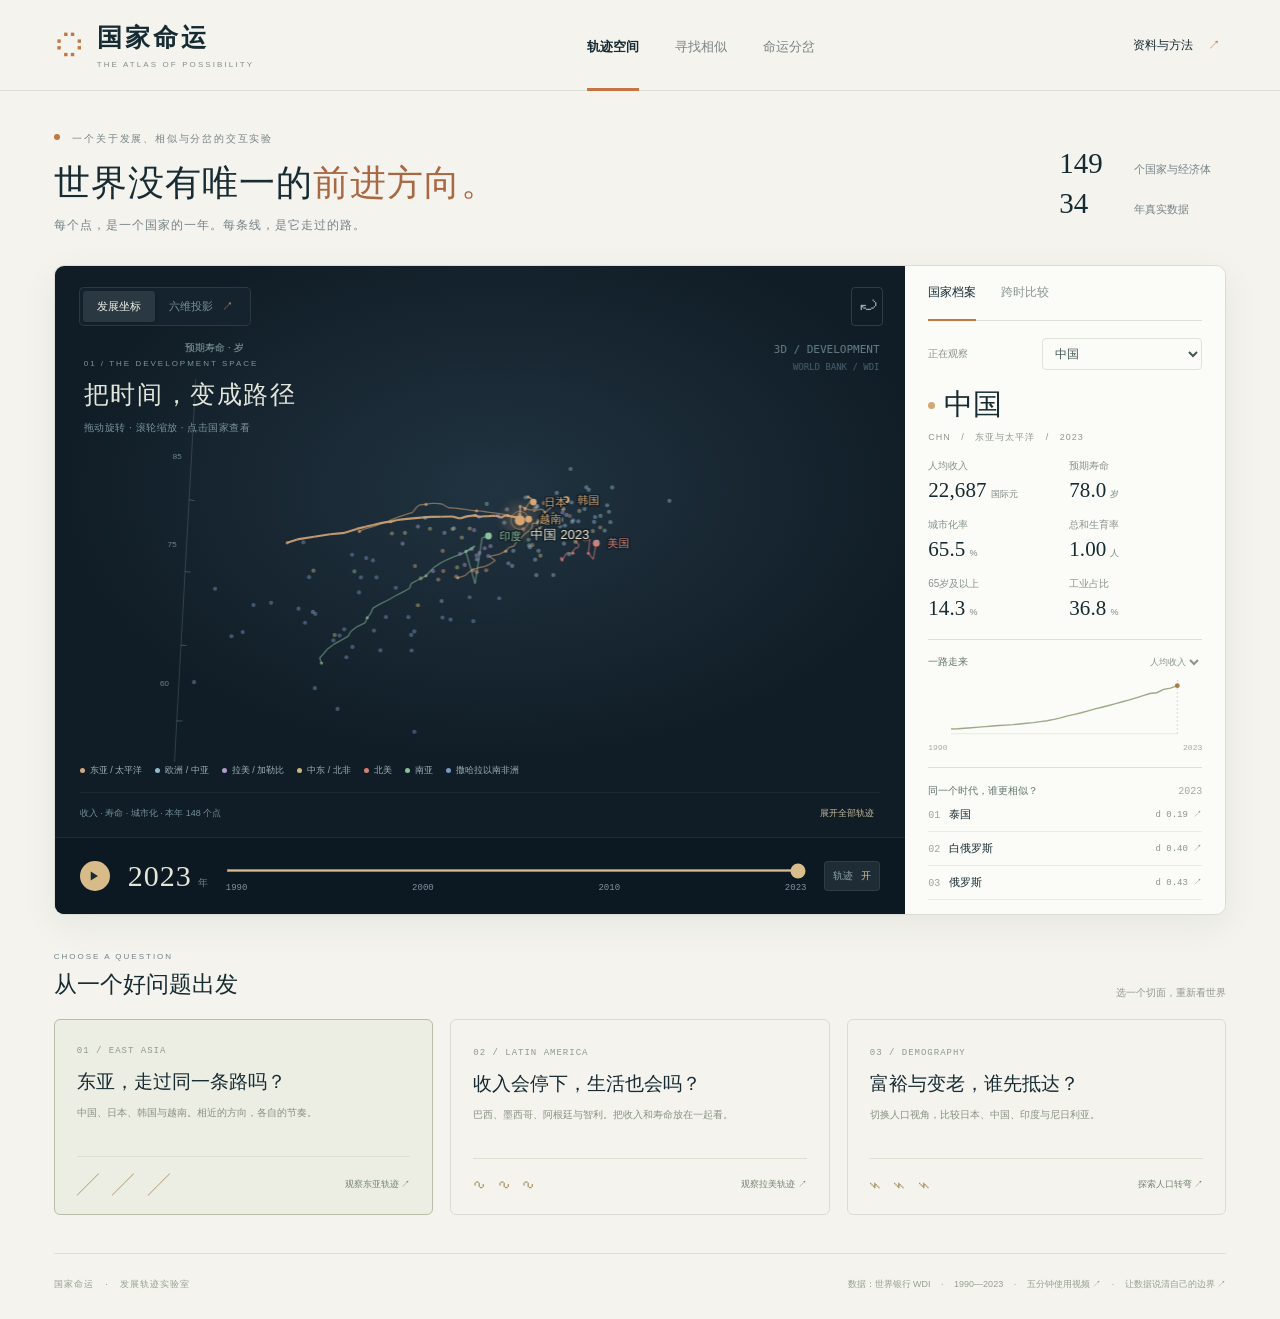
<file: index.html>
<!doctype html>
<html lang="zh-CN"><head><meta charset="UTF-8"><meta name="viewport" content="width=device-width, initial-scale=1"><meta name="theme-color" content="#101b24"><meta name="description" content="让国家成为一条轨迹。用世界银行真实数据，探索1990—2023年的发展、相似与分岔。"><title>国家命运 · 发展轨迹实验室</title><link rel="stylesheet" href="style.css"></head>
<body>
<header class="header"><a class="brand" href="./" aria-label="国家命运首页"><span class="mark">◌</span><span>国家命运<small>THE ATLAS OF POSSIBILITY</small></span></a><nav aria-label="主要功能"><button class="nav active" data-view="space">轨迹空间</button><button class="nav" data-view="twins">寻找相似</button><button class="nav" data-view="fork">命运分岔</button></nav><button id="methodBtn" class="quiet method-btn">资料与方法 <span>↗</span></button></header>
<main>
<section class="intro"><div><div class="eyebrow"><span class="live-dot"></span> 一个关于发展、相似与分岔的交互实验</div><h1>世界没有唯一的<span>前进方向。</span></h1><p>每个点，是一个国家的一年。每条线，是它走过的路。</p></div><div class="intro-stat"><strong id="countryCount">—</strong><span>个国家与经济体</span><i></i><strong>34</strong><span>年真实数据</span></div></section>
<div class="workspace">
<section class="scene-panel" aria-label="国家发展三维可视化">
<div class="scene-top"><div class="segmented" id="projection"><button class="active" data-mode="axes">发展坐标</button><button data-mode="pca">六维投影 <span>↗</span></button></div><button id="resetCamera" class="icon-button" title="重置视角" aria-label="重置视角">⤾</button></div>
<div class="scene-heading"><div id="sceneKicker" class="eyebrow">01 / THE DEVELOPMENT SPACE</div><h2 id="sceneTitle">把时间，变成路径</h2><p id="sceneSubtitle">拖动旋转 · 滚轮缩放 · 点击国家查看</p></div>
<div id="canvasWrap"><canvas id="scene" aria-label="三维国家轨迹，亦可使用右侧国家列表查看数据" tabindex="0"></canvas><div id="tooltip" role="status"></div><div id="loading">正在展开世界的发展轨迹…</div></div>
<div class="scene-bottom"><div id="legend" class="legend"></div><div class="scene-notice"><span id="spaceNote">横轴 收入 · 纵轴 寿命 · 纵深 城市化</span><button id="allToggle">展开全部轨迹</button></div></div>
<div class="timebar"><button id="play" class="play" aria-label="播放时间">▶</button><div class="year-display"><b id="yearDisplay">2023</b><span>年</span></div><div class="slider-wrap"><input id="year" type="range" min="1990" max="2023" value="2023" step="1" aria-label="选择年份"><div class="ticks"><span>1990</span><span>2000</span><span>2010</span><span>2023</span></div></div><button id="trailToggle" class="trail-toggle active">轨迹 <span>开</span></button></div>
</section>
<aside class="sidebar">
<div class="side-tabs"><button class="active" data-tab="profile">国家档案</button><button data-tab="compare">跨时比较</button></div>
<div class="country-selector"><label for="country">正在观察</label><select id="country" aria-label="选择国家"></select></div>
<div id="profile"></div>
<div id="profileView"><div class="metric-grid" id="metrics"></div><div class="spark-section"><div class="section-label">一路走来 <select id="sparkMetric" aria-label="折线图指标"><option value="0">人均收入</option><option value="1">预期寿命</option><option value="2">城市化率</option><option value="3">生育率</option><option value="4">老龄化率</option><option value="5">工业占比</option></select></div><svg id="sparkline" viewBox="0 0 300 86" role="img" aria-label="所选指标1990至2023年趋势"></svg><div class="spark-labels"><span>1990</span><span>2023</span></div></div><div class="side-section"><div class="section-label">同一个时代，谁更相似？<span id="nearestYear">2023</span></div><div id="nearest"></div></div></div>
<div id="compareView" hidden><p class="small-desc">把不同年代放在一起。用六个维度，寻找另一个时空的相似状态。</p><div class="compare-picker"><select id="compareCountry" aria-label="比较国家"></select><select id="compareYear" aria-label="比较年份"></select></div><div id="comparison"></div></div>
<button id="findTwin" class="primary">寻找另一个年代的自己 <span>↗</span></button>
</aside>
</div>
<section class="discovery"><div class="section-heading"><div><div class="eyebrow">CHOOSE A QUESTION</div><h2>从一个好问题出发</h2></div><span>选一个切面，重新看世界</span></div><div class="story-grid">
<button class="story active" data-story="east"><span class="story-num">01 / EAST ASIA</span><h3>东亚，走过同一条路吗？</h3><p>中国、日本、韩国与越南。相近的方向，各自的节奏。</p><div class="story-footer"><span class="mini-lines">╱ ╱ ╱</span><span>观察东亚轨迹 ↗</span></div></button>
<button class="story" data-story="latin"><span class="story-num">02 / LATIN AMERICA</span><h3>收入会停下，生活也会吗？</h3><p>巴西、墨西哥、阿根廷与智利。把收入和寿命放在一起看。</p><div class="story-footer"><span class="mini-lines">∿ ∿ ∿</span><span>观察拉美轨迹 ↗</span></div></button>
<button class="story" data-story="population"><span class="story-num">03 / DEMOGRAPHY</span><h3>富裕与变老，谁先抵达？</h3><p>切换人口视角，比较日本、中国、印度与尼日利亚。</p><div class="story-footer"><span class="mini-lines">⌁ ⌁ ⌁</span><span>探索人口转弯 ↗</span></div></button>
</div></section>
<section id="analysisSection" class="analysis-section" hidden></section>
<footer><span>国家命运 <i>·</i> 发展轨迹实验室</span><span>数据：世界银行 WDI <i>·</i> 1990—2023 <i>·</i> <a href="guide.html">五分钟使用视频 ↗</a> <i>·</i> <button id="footerMethod">让数据说清自己的边界 ↗</button></span></footer>
</main>
<dialog id="methodDialog"><button class="dialog-close" aria-label="关闭">×</button><div class="eyebrow">READING THE ATLAS</div><h2>资料、方法与边界</h2><div id="methodContent"></div></dialog>
<dialog id="twinDialog"><button class="dialog-close" aria-label="关闭">×</button><div class="eyebrow">ANOTHER TIME, A SIMILAR STATE</div><h2 id="twinTitle">另一个年代的自己</h2><p id="twinIntro"></p><div id="twinList"></div><p class="dialog-footnote">接近只描述这六项指标。它不包含制度、文化、分配状况，也不能预告未来。</p></dialog>
<div id="toast" role="status"></div>
<script src="app.js"></script>
</body></html>
</file>
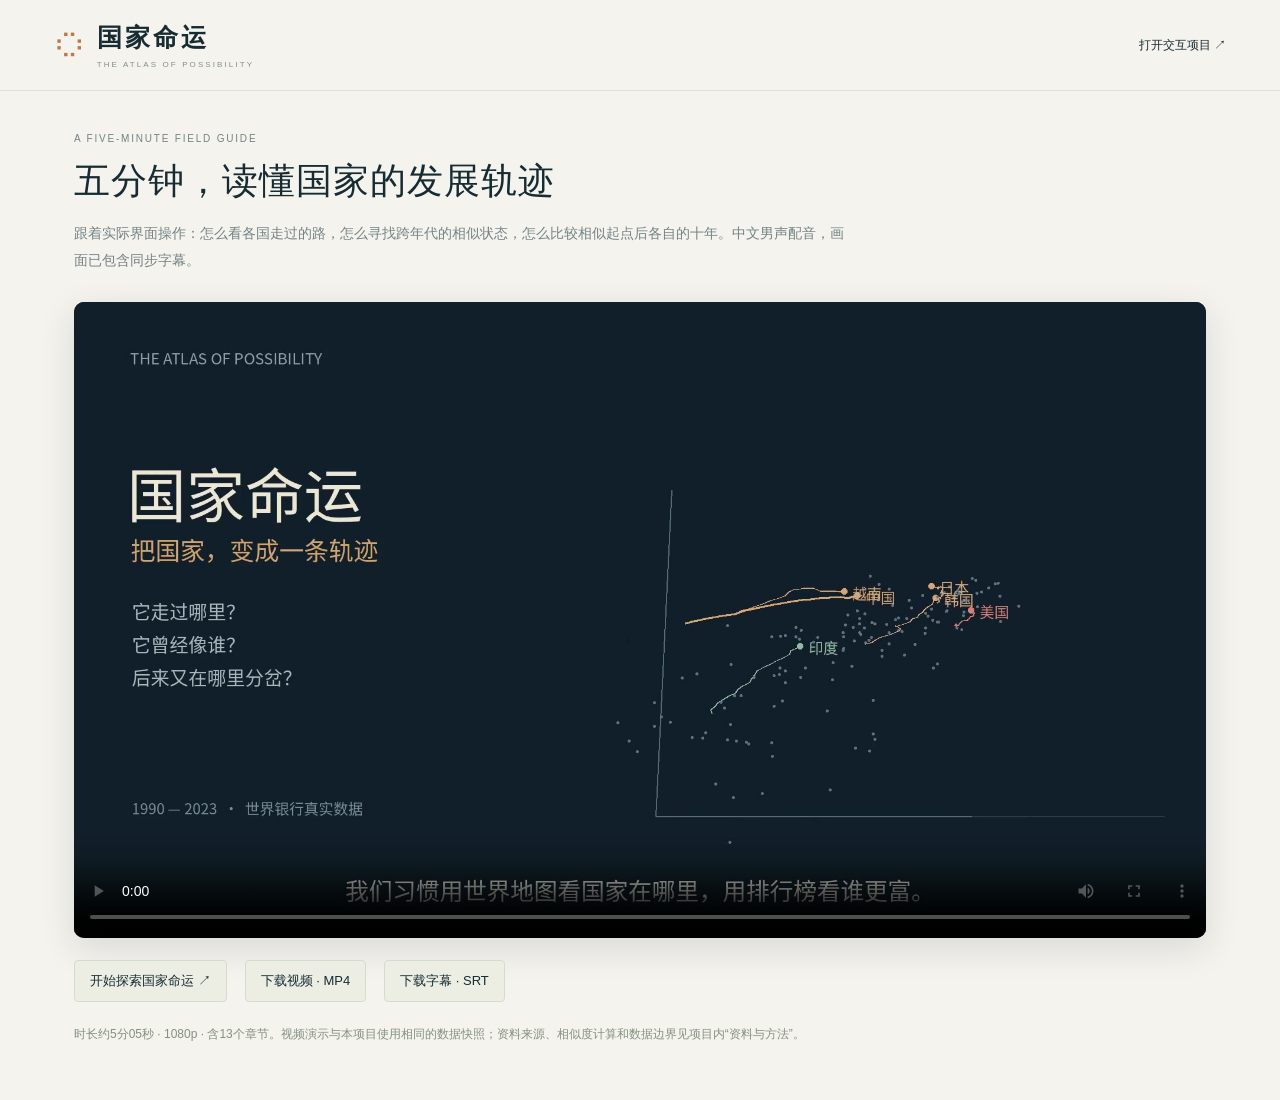
<file: guide.html>
<!doctype html><html lang="zh-CN"><head><meta charset="UTF-8"><meta name="viewport" content="width=device-width,initial-scale=1"><meta name="theme-color" content="#101d26"><title>五分钟使用指南 · 国家命运</title><link rel="stylesheet" href="style.css"><style>.video-main{max-width:1180px;margin:auto;padding:42px 24px}.video-main h1{font-size:36px}.video-intro{line-height:1.9;color:#758385;max-width:780px}.video-player{width:100%;display:block;margin:28px 0 20px;border-radius:10px;background:#101d26;box-shadow:0 10px 35px #1e2b3220}.video-links{display:flex;gap:18px;flex-wrap:wrap;margin:22px 0;font-size:13px}.video-links a{border:1px solid #d5dccd;border-radius:4px;padding:11px 15px;background:#eceee4}.video-note{font-size:12px;color:#85917e;line-height:1.8} @media(max-width:760px){.video-main{padding:28px 18px}.video-main h1{font-size:28px}.video-intro{font-size:13px}.video-links{gap:10px}}</style></head><body><header class="header"><a class="brand" href="./"><span class="mark">◌</span><span>国家命运<small>THE ATLAS OF POSSIBILITY</small></span></a><a class="quiet" href="./">打开交互项目 ↗</a></header><main class="video-main"><div class="eyebrow">A FIVE-MINUTE FIELD GUIDE</div><h1>五分钟，读懂国家的发展轨迹</h1><p class="video-intro">跟着实际界面操作：怎么看各国走过的路，怎么寻找跨年代的相似状态，怎么比较相似起点后各自的十年。中文男声配音，画面已包含同步字幕。</p><video class="video-player" controls playsinline preload="metadata" poster="guide-poster.jpg"><source src="nation-fates-guide.mp4" type="video/mp4">你的浏览器暂不支持视频播放，请使用下方链接下载。</video><div class="video-links"><a href="./">开始探索国家命运 ↗</a><a href="nation-fates-guide.mp4" download>下载视频 · MP4</a><a href="nation-fates-guide.srt" download>下载字幕 · SRT</a></div><p class="video-note">时长约5分05秒 · 1080p · 含13个章节。视频演示与本项目使用相同的数据快照；资料来源、相似度计算和数据边界见项目内“资料与方法”。</p></main></body></html>
</file>
<file: style.css>
:root{--ink:#172b32;--muted:#758385;--paper:#f4f3ee;--line:#dedfd7;--orange:#c47541;--dark:#101d26;--serif:'Songti SC','Noto Serif CJK SC','Source Han Serif SC','SimSun',serif}*{box-sizing:border-box}body{margin:0;background:var(--paper);color:var(--ink);font-family:Inter,'PingFang SC','Microsoft YaHei',sans-serif;font-size:14px}button,select,input{font:inherit}button,a,select,input{ -webkit-tap-highlight-color:transparent}button{cursor:pointer}button{color:inherit}button:focus-visible,a:focus-visible,select:focus-visible,canvas:focus-visible{outline:2px solid var(--orange);outline-offset:4px}button{border:0}button:disabled{opacity:.4;cursor:default}a{color:inherit;text-decoration:none}.header{height:91px;border-bottom:1px solid var(--line);display:flex;align-items:center;justify-content:space-between;padding:0 4.2%;gap:24px}.brand{display:flex;align-items:center;gap:13px;font-family:var(--serif);font-size:25px;font-weight:bold;letter-spacing:3px;white-space:nowrap}.mark{color:var(--orange);font:54px Georgia;line-height:1}.brand small{display:block;font:8px Arial,sans-serif;letter-spacing:2.1px;margin-top:6px;color:#84908a}.header nav{display:flex;align-self:stretch;gap:36px;margin-left:20px}.nav{background:none;position:relative;font-size:13px;color:#798481;padding:3px 0 0}.nav.active{color:var(--ink);font-weight:600}.nav.active:after{content:'';position:absolute;bottom:-1px;height:3px;left:0;right:0;background:var(--orange)}.quiet{background:none;font-size:12px}.quiet span{padding-left:12px;color:var(--orange)}main{max-width:1680px;margin:auto;padding:0 4.2%}.intro{display:flex;align-items:center;justify-content:space-between;padding:41px 0 31px;gap:30px}.eyebrow{font-size:10px;font-weight:500;letter-spacing:1.8px;color:var(--muted)}.live-dot{display:inline-block;width:6px;height:6px;background:var(--orange);border-radius:50%;vertical-align:2px;margin-right:8px}h1{font:normal 36px/1.4 var(--serif);margin:12px 0 9px;letter-spacing:1px}h1 span{color:#a86841}.intro p{color:var(--muted);font-size:12px;margin:0;letter-spacing:1px}.intro-stat{display:grid;grid-template-columns:auto auto;column-gap:15px;row-gap:7px;align-items:baseline;min-width:167px}.intro-stat strong{font:29px Georgia}.intro-stat span{font-size:11px;color:var(--muted)}.intro-stat i{display:none}.workspace{display:grid;grid-template-columns:minmax(0,1fr) 320px;min-height:625px;border:1px solid #d9ddd5;border-radius:10px;overflow:hidden;box-shadow:0 10px 35px #1e2b3210}.scene-panel{position:relative;min-height:625px;background:var(--dark);color:#d5dedc;display:flex;flex-direction:column;overflow:hidden}.scene-top{position:absolute;top:21px;left:24px;right:22px;display:flex;justify-content:space-between;z-index:2}.segmented{display:flex;border:1px solid #ffffff19;border-radius:5px;padding:3px;background:#14232d}.segmented button{background:transparent;color:#7c9099;font-size:11px;padding:8px 14px;border-radius:3px}.segmented button.active{background:#2a3941;color:#edf0e7;box-shadow:0 1px 4px #0003}.segmented span{color:#bd956b;margin-left:6px}.icon-button{border:1px solid #ffffff22;background:transparent;border-radius:4px;width:32px;color:#97aab1;font-size:21px}.scene-heading{position:absolute;left:29px;top:93px;z-index:1;pointer-events:none}.scene-heading .eyebrow{color:#7c949c;font-size:8px;letter-spacing:2px}.scene-heading h2{font:normal 25px var(--serif);color:#e3e6dc;letter-spacing:1.6px;margin:10px 0}.scene-heading p{font-size:10px;color:#7b929b;letter-spacing:.5px;margin:0}#canvasWrap{position:relative;flex:1;min-height:470px;background:radial-gradient(ellipse at 52% 45%,#213341 0,transparent 70%)}canvas{display:block;width:100%;height:100%;touch-action:none;cursor:grab}canvas:active{cursor:grabbing}#loading{position:absolute;left:30px;bottom:40px;color:#b9c5c4;font-size:13px}#tooltip{display:none;position:absolute;pointer-events:none;padding:10px 13px;background:#f4f3eef5;color:#172b32;border-radius:5px;box-shadow:0 4px 20px #0003;font-size:11px;line-height:1.8;z-index:9;white-space:nowrap}.scene-bottom{padding:2px 25px 15px;position:relative}.legend{display:flex;gap:13px;flex-wrap:wrap;padding:0 0 15px;font-size:9px;color:#9cb0b6}.legend button{background:transparent;color:inherit;padding:0;font-size:inherit;display:flex;gap:5px;align-items:center}.legend button.dim{opacity:.35}.legend i{width:5px;height:5px;border-radius:50%;display:inline-block}.scene-notice{border-top:1px solid #ffffff0c;padding-top:12px;display:flex;align-items:center;justify-content:space-between;gap:15px;color:#748e98;font-size:9px;line-height:1.7}.scene-notice button{color:#c5b99c;background:none;font-size:9px;white-space:nowrap}.timebar{height:77px;display:flex;align-items:center;border-top:1px solid #ffffff13;gap:18px;padding:0 25px;background:#0d1922}.play{width:30px;height:30px;border-radius:50%;background:#d7bc89;color:#172b32;font-size:11px}.year-display{white-space:nowrap;display:flex;align-items:baseline;gap:6px}.year-display b{font:30px Georgia;color:#e5e5d9;letter-spacing:1px}.year-display span{font-size:10px;color:#6b838e}.slider-wrap{flex:1;padding-top:10px}input[type=range]{width:100%;height:3px;cursor:pointer;accent-color:#d9be8c;display:block;margin:0}input[type=range]::-webkit-slider-thumb{height:10px;width:10px}.ticks{display:flex;justify-content:space-between;font:9px monospace;color:#7f939d;margin-top:11px}.trail-toggle{padding:7px 8px;background:#1d2c35;border:1px solid #ffffff13;color:#90a3ab;font-size:10px;border-radius:4px;white-space:nowrap}.trail-toggle span{margin-left:5px;color:#d6bd89}.sidebar{padding:0 23px 22px;background:#fbfbf7;min-width:0;display:flex;flex-direction:column}.side-tabs{display:flex;border-bottom:1px solid var(--line);height:60px;gap:25px;margin-bottom:19px}.side-tabs button{background:none;color:#8b9692;position:relative;padding:0 0 1px;font-size:12px}.side-tabs button.active{color:var(--ink)}.side-tabs button.active:after{content:'';height:2px;background:var(--orange);position:absolute;bottom:-1px;left:0;right:0}.country-selector{display:flex;align-items:center;justify-content:space-between;gap:10px}.country-selector label{font-size:10px;color:#88928b}.country-selector select{width:160px;background:transparent;border:1px solid #dfe3d9;border-radius:4px;padding:7px 8px;font-size:12px;color:#435853}select{cursor:pointer;max-width:100%}#profile{margin:17px 0 18px}#profile h2{font:normal 29px var(--serif);margin:0 0 6px;display:flex;align-items:center;gap:9px}#profile h2 i{width:7px;height:7px;border-radius:50%;display:inline-block}#profile .sub{color:#90998e;font-size:9px;letter-spacing:1px}.metric-grid{display:grid;grid-template-columns:1fr 1fr;gap:18px 8px;margin-bottom:22px}.metric .label{font-size:10px;color:#88938d;margin-bottom:5px}.metric .value{font:22px Georgia;letter-spacing:.1px}.metric .unit{font:9px sans-serif;color:#7c8a84;margin-left:4px}.metric .flag{font-size:8px;color:#a77b49;margin-left:5px}.section-label{font-size:10px;color:#5e746a;display:flex;justify-content:space-between;align-items:center}.section-label>span{font:10px monospace;color:#a3aaa1}.section-label select{background:transparent;border:0;color:#889789;font-size:9px;padding:0}.spark-section{border-top:1px solid var(--line);padding-top:15px;margin-bottom:18px}#sparkline{width:100%;height:69px;margin-top:7px;overflow:visible}.spark-labels{display:flex;justify-content:space-between;color:#a4ada0;font:8px monospace;margin-top:-5px}.side-section{border-top:1px solid var(--line);padding-top:16px}.near-row{display:flex;align-items:center;justify-content:space-between;background:none;width:100%;padding:10px 0;border-bottom:1px solid #e9ebe4;font-size:11px;text-align:left}.near-row .rank{color:#9ca898;font:10px monospace;margin-right:9px}.near-row .distance{color:#8a968a;font:9px monospace}.primary{display:flex;align-items:center;justify-content:space-between;width:100%;margin-top:19px;padding:13px 11px;font-size:11px;background:#eaece2;border:1px solid #dce1d3;border-radius:4px;color:#4f6558}.primary span{color:#9b804e}.small-desc{font-size:11px;color:#849084;line-height:1.9;margin:0 0 14px}.compare-picker{display:flex;gap:8px;margin:0 0 16px}.compare-picker select{min-width:0;background:#f4f5ed;border:1px solid #d9dfd0;padding:6px;color:#52644f;border-radius:3px;font-size:11px}.compare-picker select:first-child{flex:1}.comparison-title{font-size:10px;color:#8e998e;margin-bottom:12px}.comp-row{font-size:10px;display:grid;grid-template-columns:70px 1fr 1fr;gap:5px;align-items:center;padding:10px 0;border-bottom:1px solid #e6e9df}.comp-row b{font:15px Georgia;font-weight:normal}.distance-card{padding:14px 0;margin-top:12px;color:#788870;font-size:10px;line-height:1.7}.distance-card strong{font:24px Georgia;color:#98784d;margin-right:8px}.discovery{padding:37px 0 0}.section-heading{display:flex;justify-content:space-between;align-items:end;margin-bottom:19px}.section-heading h2{font:normal 23px var(--serif);margin:8px 0 0}.section-heading .eyebrow{font-size:8px;letter-spacing:2px}.section-heading>span{font-size:10px;color:#90998f}.story-grid{display:grid;grid-template-columns:repeat(3,1fr);gap:17px}.story{border:1px solid #daddd2;background:transparent;border-radius:6px;text-align:left;padding:20px 22px 15px;transition:background .2s,border-color .2s}.story:hover{background:#ebede3}.story.active{border-color:#b8bda7;background:#eceee4}.story-num{font:9px monospace;color:#8f9a8d;letter-spacing:1px}.story h3{font:normal 19px var(--serif);margin:13px 0 9px}.story p{font-size:10px;color:#899180;line-height:1.8;margin:0;min-height:36px}.story-footer{margin-top:16px;padding-top:12px;border-top:1px solid #dce0d1;display:flex;align-items:center;justify-content:space-between;font-size:9px;color:#748570}.mini-lines{font:22px Georgia;color:#ac976c;letter-spacing:4px}.analysis-section{margin:30px 0;padding:28px;border:1px solid #d5dccc;border-radius:7px;background:#fafbf5}.analysis-section h2{font:normal 26px var(--serif);margin:0 0 13px}.analysis-section p{color:#798875;font-size:12px;line-height:1.9;max-width:850px}.fork-controls{display:flex;gap:10px;flex-wrap:wrap;align-items:center;padding:14px 0 21px}.fork-controls select{padding:8px;background:#f0f3e9;border:1px solid #d2dac6;border-radius:4px;font-size:12px;color:#3d5942}.fork-controls label{font-size:11px;color:#7b8c76}.fork-table-wrap{overflow:auto}.fork-table{width:100%;border-collapse:collapse;font-size:12px;text-align:left;white-space:nowrap}.fork-table th{font-size:10px;font-weight:normal;color:#879580}.fork-table td,.fork-table th{border-bottom:1px solid #e1e7d8;padding:12px}.fork-table td:nth-child(2),.fork-table td:nth-child(3){color:#687e5d}.fork-table td:nth-child(4),.fork-table td:nth-child(5){color:#a5794b}footer{display:flex;justify-content:space-between;align-items:center;margin-top:38px;padding:24px 0 28px;border-top:1px solid var(--line);font-size:9px;color:#96a08f;gap:20px}footer>span:first-child{letter-spacing:1px}footer i{font-style:normal;margin:0 8px}footer button{font:inherit;background:none;padding:0;color:inherit}dialog{border:1px solid #d5dbce;background:#f8f9f2;border-radius:10px;padding:36px 38px;max-width:740px;width:calc(100% - 32px);max-height:88vh;box-shadow:0 20px 90px #0004;color:var(--ink)}dialog::backdrop{background:#0a1928a8;backdrop-filter:blur(4px)}dialog h2{font:normal 30px var(--serif);margin:12px 0 20px}.dialog-close{position:absolute;right:18px;top:13px;background:none;font-size:26px;color:#80917a}dialog h3{font:normal 18px var(--serif);margin-top:25px}dialog p,dialog li{font-size:12px;color:#72846b;line-height:1.95}dialog a{color:#9b7244;text-decoration:underline}dialog table{width:100%;border-collapse:collapse;font-size:11px;color:#66795e}dialog td,dialog th{text-align:left;padding:10px 5px;border-bottom:1px solid #dfe5d7}dialog th{font-weight:normal;color:#8b9884}dialog code{font-size:10px;overflow-wrap:anywhere}#twinList .twin{display:flex;align-items:center;justify-content:space-between;border-top:1px solid #dee4d5;padding:17px 0;gap:14px}.twin strong{font:20px var(--serif)}.twin small{display:block;font-size:10px;color:#849278;margin-top:6px}.twin button{padding:9px 13px;background:#e4eada;border-radius:3px;font-size:11px}.twin .twin-d{font:20px Georgia;color:#9d7e4f}.dialog-footnote{border-top:1px solid #dde3d3;padding-top:15px}#toast{position:fixed;bottom:25px;left:50%;transform:translateX(-50%);background:#293d30;color:#f3f5ec;padding:12px 22px;box-shadow:0 4px 30px #0002;z-index:30;border-radius:5px;font-size:12px;opacity:0;transition:opacity .2s;pointer-events:none;max-width:90%;line-height:1.7}
@media(min-width:1500px){.scene-panel,.workspace{min-height:680px}#canvasWrap{min-height:525px}.sidebar{padding:0 28px 25px}.workspace{grid-template-columns:minmax(0,1fr) 345px}.metric-grid{gap:23px 10px}.header{height:100px}.intro{padding-top:48px}h1{font-size:42px}}@media(max-width:1050px){main{padding:0 25px}.header{padding:0 25px}.header nav{gap:23px;margin:0}.workspace{grid-template-columns:minmax(0,1fr) 285px}.sidebar{padding:0 18px 20px}.intro-stat{display:none}.scene-heading h2{font-size:22px}.scene-heading{left:23px}.legend{gap:9px}.story{padding:18px}.story h3{font-size:17px}.timebar{gap:12px;padding:0 18px}.scene-bottom{padding-left:18px;padding-right:18px}}@media(max-width:760px){.header{height:76px;padding:0 18px;gap:12px;flex-wrap:wrap}.brand{font-size:20px;gap:8px;letter-spacing:1px}.mark{font-size:42px}.brand small{font-size:6px;letter-spacing:1.3px}.header nav{gap:17px}.nav{font-size:11px}.method-btn{display:none}main{padding:0 16px}.intro{padding:28px 0 22px}.intro .eyebrow{font-size:9px;letter-spacing:.5px}h1{font-size:28px;letter-spacing:0;margin-top:13px}h1 span{display:block}.intro p{font-size:10px;letter-spacing:0}.workspace{display:flex;flex-direction:column;overflow:hidden}.scene-panel{min-height:545px}#canvasWrap{min-height:411px}.scene-top{left:15px;right:15px;top:15px}.segmented button{padding:8px 11px;font-size:10px}.scene-heading{top:77px;left:18px}.scene-heading h2{font-size:22px}.scene-heading .eyebrow{font-size:7px}.scene-heading p{font-size:9px}.scene-bottom{padding:0 16px 12px}.legend{font-size:8px;padding-bottom:12px;gap:9px}.scene-notice{font-size:8px;padding-top:10px;gap:5px}.scene-notice button{font-size:8px}.timebar{height:70px;padding:0 16px;gap:13px}.year-display b{font-size:25px}.trail-toggle{font-size:9px;padding:7px}.sidebar{padding:0 22px 22px}.side-tabs{height:54px;margin-bottom:17px}.country-selector select{width:190px}#profile{margin:16px 0}.metric-grid{grid-template-columns:repeat(3,1fr);gap:18px 12px}.metric .value{font-size:23px}.spark-section{margin:0 0 16px}.spark-section svg{height:85px!important}.side-section{padding-top:15px}.near-row{padding:12px 0}.primary{margin-top:18px}.section-heading>span{display:none}.discovery{padding-top:28px}.story-grid{grid-template-columns:1fr;gap:11px}.story{padding:19px 20px}.story h3{font-size:20px}.story p{min-height:0;font-size:11px}.story-footer{margin-top:13px}.section-heading h2{font-size:22px}footer{flex-direction:column;align-items:start;gap:12px;font-size:8px;margin-top:28px}.analysis-section{padding:20px 15px}.analysis-section h2{font-size:23px}.fork-table{font-size:11px}.fork-table td,.fork-table th{padding:10px 8px}dialog{padding:29px 22px}dialog h2{font-size:25px}dialog table{font-size:10px}dialog td,dialog th{padding:9px 3px}dialog code{font-size:8px}.twin strong{font-size:17px}.twin button{padding:8px;font-size:10px}}
@media(prefers-reduced-motion:reduce){*{scroll-behavior:auto!important;transition:none!important}}
/* Keep the time controls in view; let the country dossier scroll independently. */
@media(min-width:761px){.workspace{height:650px;min-height:0}.scene-panel{height:100%;min-height:0}#canvasWrap{min-height:0;flex:1}#scene{position:absolute;inset:0}.sidebar{height:100%;overflow-y:auto;scrollbar-width:thin;scrollbar-color:#cdd5c4 transparent}.metric-grid{gap:15px 8px;margin-bottom:18px}.metric .value{font-size:21px}.spark-section{margin-bottom:15px}#profile{margin:15px 0}.near-row{padding:9px 0}.side-tabs{height:55px;flex-shrink:0;margin-bottom:17px}.country-selector{flex-shrink:0}.primary{flex-shrink:0}.scene-top{flex-shrink:0}.timebar,.scene-bottom{flex-shrink:0}}
@media(min-width:1500px){.workspace{height:700px}.scene-panel{min-height:0}#canvasWrap{min-height:0}}
@media(max-width:760px){.scene-panel{min-height:0;height:545px;flex:none}#canvasWrap{min-height:0;flex:1}#scene{position:absolute;inset:0}.timebar,.scene-bottom{flex-shrink:0}}
.fork-legend{display:flex;gap:25px;font-size:11px;color:#7b8b72;margin:0 0 18px;flex-wrap:wrap}.fork-legend span{display:flex;align-items:center;gap:7px}.fork-legend i{display:inline-block;width:16px;height:3px}.fork-charts{display:grid;grid-template-columns:repeat(3,1fr);gap:15px;margin:0 0 22px}.fork-chart{border:1px solid #dfe5d5;border-radius:5px;padding:14px 12px 3px;background:#f4f6ee}.fork-chart>div{display:flex;justify-content:space-between;font-size:12px;color:#536e4b}.fork-chart small{color:#8c9b80;font-size:9px}.fork-chart svg{display:block;width:100%;height:auto;overflow:visible}.fork-chart text{font:9px sans-serif;fill:#94a08c}@media(max-width:760px){.fork-charts{grid-template-columns:repeat(2,1fr);gap:10px}.fork-chart{padding:11px 7px 2px}.fork-chart>div{font-size:11px}.fork-legend{gap:14px;font-size:10px}}
.header{position:sticky;top:0;z-index:10;background:#f4f3eef5;backdrop-filter:blur(10px)}.analysis-section{scroll-margin-top:108px}@media(max-width:760px){.analysis-section{scroll-margin-top:90px}}
</file>
